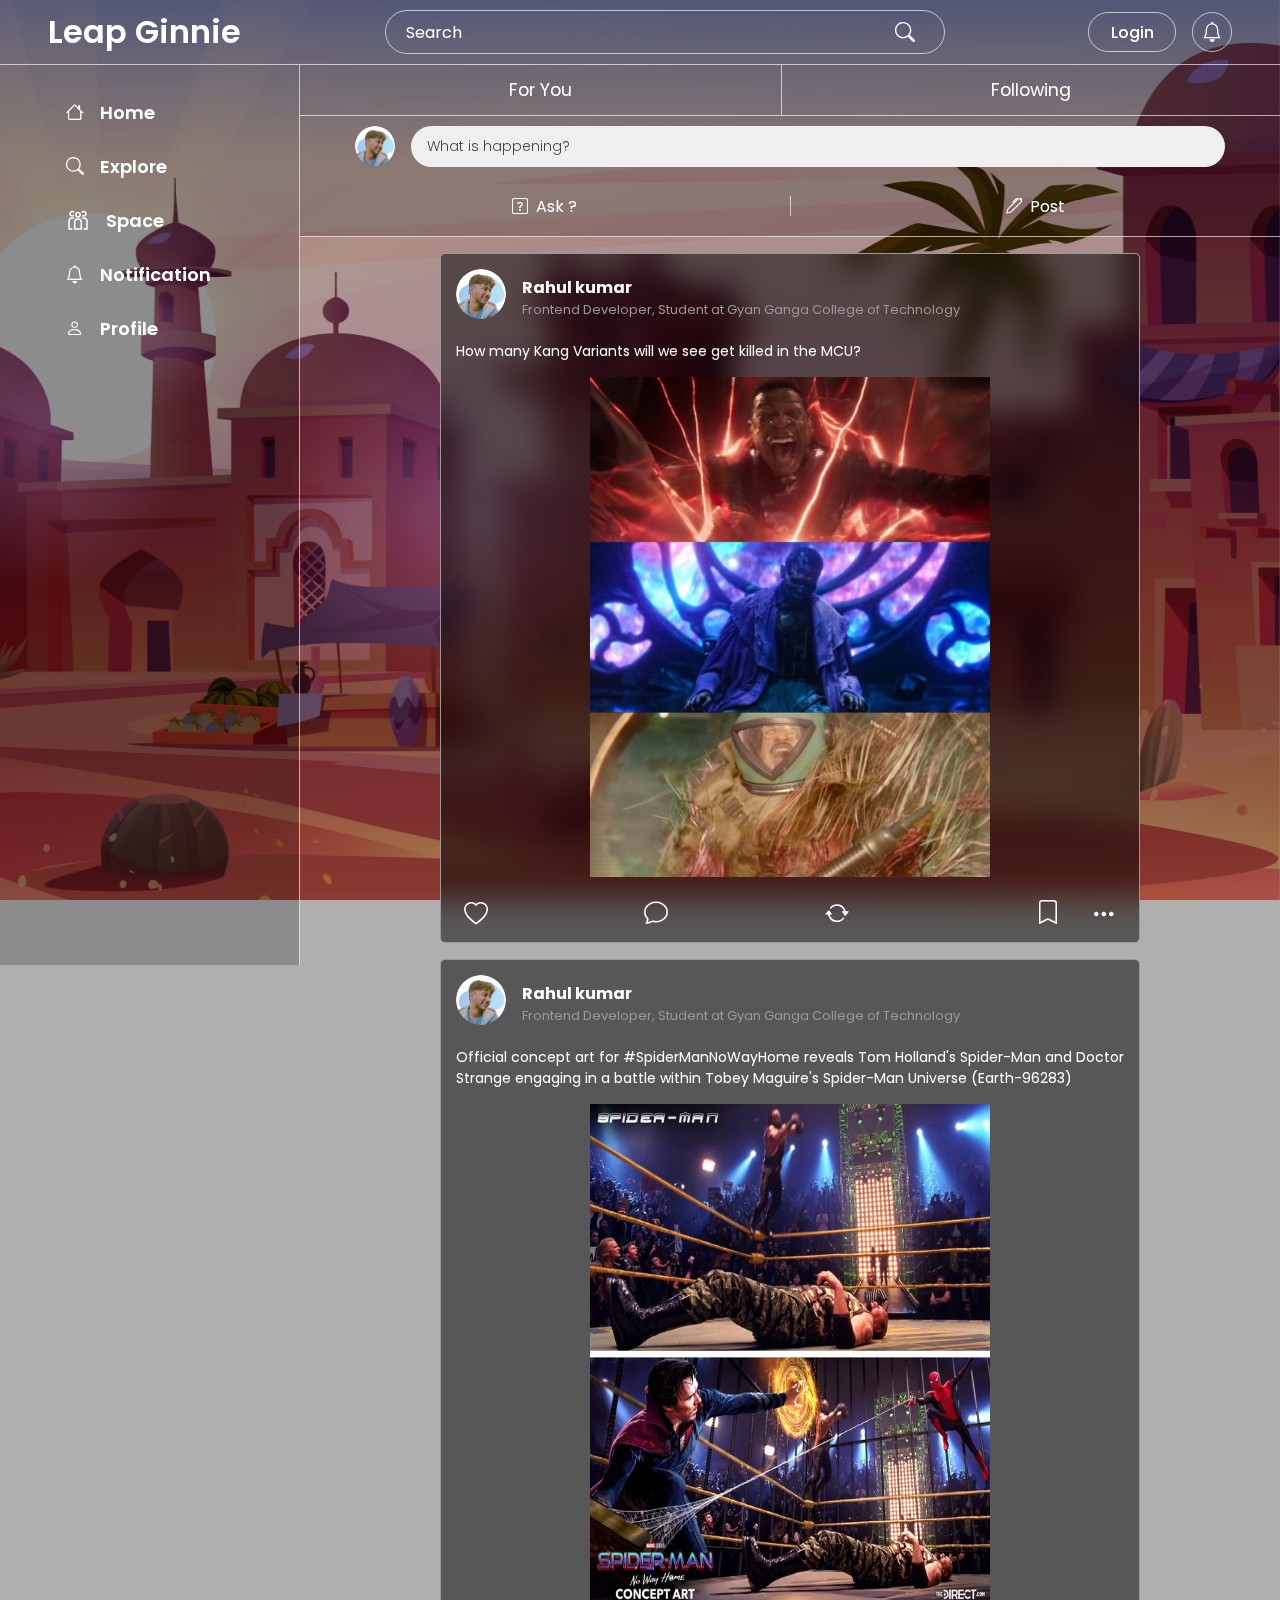
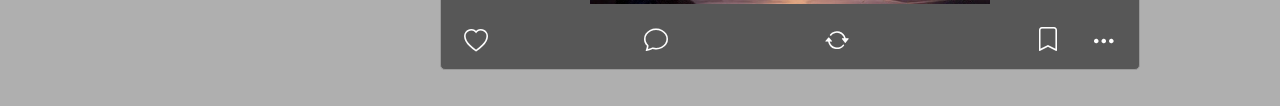
<file: template/index.html>
<!DOCTYPE html>
<html lang="en">
  <head>
    <meta charset="UTF-8" />
    <meta name="viewport" content="width=device-width, initial-scale=1.0" />
    <link rel="stylesheet" href="../static/style.css" />
    <link
      rel="stylesheet"
      href="https://cdn.jsdelivr.net/npm/bootstrap-icons@1.11.1/font/bootstrap-icons.css" />
    <title>Leap Ginnie</title>
  </head>

  <body>
    <div class="bg-img">
      <img src="../assets/feed-bg-img.jpg" alt="" />
    </div>

    <div class="navbar">
      <div class="logo">
        <a href="#">
          <h1>Leap Ginnie</h1>
        </a>
      </div>
      <div class="search">
        <input type="search" id="search" placeholder="Search" />
        <button><i class="bi bi-search"></i></button>
      </div>
      <div class="rightSide-btn">
        <button class="login">Login</button>
        <a href="#"
          ><button class="notify-btn"><i class="bi bi-bell"></i></button
        ></a>
      </div>
    </div>
    <div class="container">
      <header>
        <div class="side-navbar">
          <ul class="nav-links">
            <li>
              <a href="#"><i class="bi bi-house"></i> Home</a>
            </li>
            <li>
              <a href="#"><i class="bi bi-search"></i> Explore</a>
            </li>
            <!-- <li>
              <a href="#"><i class="bi bi-pencil-square"></i> Answer</a>
            </li> -->
            <li>
              <a href="#">
                <svg
                  width="24"
                  height="24"
                  viewBox="0 0 24 24"
                  fill="none"
                  xmlns="http://www.w3.org/2000/svg">
                  <path
                    d="M17.7 9.25C16.75 9.25 15.98 9.52 15.37 9.92C15.8 10.23 16.18 10.6 16.49 11.01C16.83 10.85 17.23 10.75 17.7 10.75C19.48 10.75 20.25 12.12 20.25 12.81V20.25H17.55V21C17.55 21.26 17.5 21.51 17.41 21.75H21C21.41 21.75 21.75 21.41 21.75 21V12.81C21.75 11.32 20.34 9.25 17.7 9.25Z"
                    fill="#fff"
                    class="icon_svg-fill_as_stroke"></path>
                  <path
                    d="M17.7 2.73C16.77 2.73 15.95 3.16 15.4 3.82C15.78 4.26 16.07 4.77 16.25 5.34C16.42 4.7 17 4.23 17.69 4.23C18.52 4.23 19.19 4.9 19.19 5.73C19.19 6.56 18.52 7.23 17.69 7.23C17.19 7.23 16.75 6.98 16.48 6.61C16.48 6.65 16.49 6.69 16.49 6.74C16.49 7.3 16.38 7.83 16.19 8.32C16.63 8.58 17.14 8.74 17.69 8.74C19.34 8.74 20.69 7.39 20.69 5.74C20.69 4.09 19.35 2.73 17.7 2.73Z"
                    fill="#fff"
                    class="icon_svg-fill_as_stroke"></path>
                  <path
                    d="M7.5 6.73C7.5 6.69 7.51 6.65 7.51 6.6C7.24 6.98 6.8 7.23 6.3 7.23C5.47 7.23 4.8 6.56 4.8 5.73C4.8 4.9 5.47 4.23 6.3 4.23C6.99 4.23 7.57 4.7 7.74 5.34C7.93 4.77 8.22 4.26 8.6 3.82C8.04 3.16 7.23 2.73 6.3 2.73C4.65 2.73 3.3 4.08 3.3 5.73C3.3 7.38 4.65 8.73 6.3 8.73C6.85 8.73 7.36 8.57 7.8 8.31C7.61 7.81 7.5 7.28 7.5 6.73Z"
                    fill="#fff"
                    class="icon_svg-fill_as_stroke"></path>
                  <path
                    d="M12 3.73C10.35 3.73 9 5.08 9 6.73C9 8.38 10.35 9.73 12 9.73C13.65 9.73 15 8.38 15 6.73C15 5.08 13.65 3.73 12 3.73ZM12 8.23C11.17 8.23 10.5 7.56 10.5 6.73C10.5 5.9 11.17 5.23 12 5.23C12.83 5.23 13.5 5.9 13.5 6.73C13.5 7.56 12.83 8.23 12 8.23Z"
                    fill="#fff"
                    class="icon_svg-fill_as_stroke"></path>
                  <path
                    d="M6.45 21V20.25H3.75V12.81C3.75 12.11 4.52 10.75 6.3 10.75C6.79 10.75 7.18 10.86 7.5 11.01C7.81 10.6 8.19 10.23 8.63 9.92C7.97 9.49 7.17 9.25 6.3 9.25C3.66 9.25 2.25 11.32 2.25 12.81V21C2.25 21.41 2.59 21.75 3 21.75H6.59C6.5 21.51 6.45 21.26 6.45 21Z"
                    fill="#fff"
                    class="icon_svg-fill_as_stroke"></path>
                  <path
                    d="M7.95 21C7.95 21.41 8.29 21.75 8.7 21.75H15.3C15.71 21.75 16.05 21.41 16.05 21V13.91C16.05 12.42 14.64 10.35 12 10.35C9.36 10.35 7.95 12.42 7.95 13.91V21ZM9.45 13.91C9.45 13.21 10.22 11.85 12 11.85C13.78 11.85 14.55 13.22 14.55 13.91V20.25H9.45V13.91Z"
                    fill="#fff"
                    class="icon_svg-fill_as_stroke"></path>
                </svg>
                Space</a
              >
            </li>
            <!-- <li><a href="#">Following</a></li> -->
            <li>
              <a href="#"><i class="bi bi-bell"></i> Notification</a>
            </li>
            <li>
              <a href="#"><i class="bi bi-person"></i> Profile</a>
            </li>
          </ul>
        </div>
      </header>

      <main>
        <div class="content">
          <div class="section-1">
            <button>For You</button>
            <button>Following</button>
          </div>

          <div class="section-2">
            <div class="search-box">
              <div class="profile-img">
                <img src="../assets/profile-pic.png" alt="" />
              </div>
              <div class="search-bar">What is happening?</div>
            </div>
            <div class="query-box">
              <div class="queries">
                <button><i class="bi bi-question-square"></i>Ask ?</button>
              </div>
              <!-- <div class="divider"></div>
              <div class="queries">
                <button><i class="bi bi-pencil-square"></i>Answer</button>
              </div> -->
              <div class="divider"></div>
              <div class="queries">
                <button class="post-btn"><i class="bi bi-pen"></i>Post</button>
              </div>
            </div>
          </div>

          <div class="section-3">
            <div class="article">
              <div class="user-detail">
                <div class="user-profile-pic">
                  <img src="../assets/profile-pic.png" alt="" />
                </div>
                <div>
                  <h3 class="user-name">Rahul kumar</h3>
                  <div class="user-credential">
                    Frontend Developer, Student at Gyan Ganga College of
                    Technology
                  </div>
                </div>
              </div>
              <p>How many Kang Variants will we see get killed in the MCU?</p>
              <div class="article-img">
                <img src="../assets/1.jpeg" alt="" />
              </div>
              <div class="actions">
                <div class="left">
                  <button><i class="bi bi-heart"></i></button>
                  <button><i class="bi bi-chat"></i></button>
                  <button><i class="bi bi-arrow-repeat"></i></button>
                </div>
                <div class="right">
                  <button><i class="bi bi-bookmark"></i></button>
                  <button><i class="bi bi-three-dots"></i></button>
                </div>
              </div>
            </div>
            <div class="article">
              <div class="user-detail">
                <div class="user-profile-pic">
                  <img src="../assets/profile-pic.png" alt="" />
                </div>
                <div>
                  <h3 class="user-name">Rahul kumar</h3>
                  <div class="user-credential">
                    Frontend Developer, Student at Gyan Ganga College of
                    Technology
                  </div>
                </div>
              </div>
              <p>
                Official concept art for #SpiderManNoWayHome reveals Tom
                Holland's Spider-Man and Doctor Strange engaging in a battle
                within Tobey Maguire's Spider-Man Universe (Earth-96283)
              </p>
              <div class="article-img">
                <img src="../assets/2.jpeg" alt="" />
              </div>
              <div class="actions">
                <div class="left">
                  <button><i class="bi bi-heart"></i></button>
                  <button><i class="bi bi-chat"></i></button>
                  <button><i class="bi bi-arrow-repeat"></i></button>
                </div>
                <div class="right">
                  <button><i class="bi bi-bookmark"></i></button>
                  <button><i class="bi bi-three-dots"></i></button>
                </div>
              </div>
            </div>
          </div>
        </div>
      </main>
    </div>

    <script src="../js/index.js"></script>
  </body>
</html>
</file>
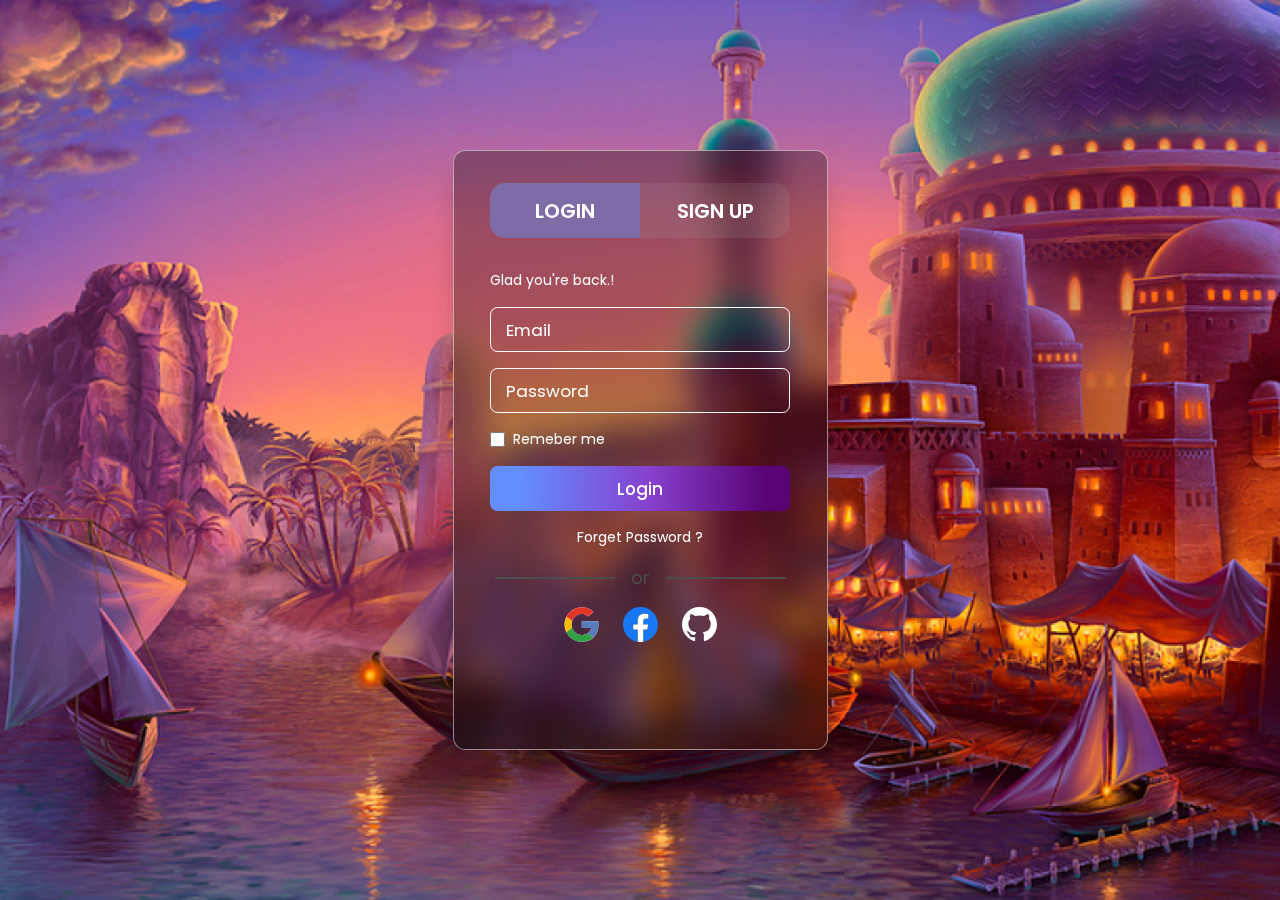
<file: template/form.html>
<!DOCTYPE html>
<html lang="en">

<head>
    <meta charset="UTF-8">
    <meta name="viewport" content="width=device-width, initial-scale=1.0">
    <link rel="stylesheet" href="../static/form.css">
    <title>Leap Ginnie - Login</title>
</head>

<body>
    <!-- <img src="assets/ginnie-bg.jpg" alt=""> -->
    <div class="bg-img">
        <div class="form-container">
            <div class="tabs">
                <button class="tab-button active" onclick="login()">Login</button>
                <button class="tab-button " onclick="signup()">Sign Up</button>
            </div>
            <form action="" class="form">
                <p>Glad you're back.!</p>
                <div class="items">
                    <input type="email" name="email" placeholder="Email" required>
                </div>
                <div class="items">
                    <input type="password" name="password" placeholder="Password" required>
                </div>
                <div class="remeber-box">
                    <input type="checkbox"><span>Remeber me</span>
                </div>
                <div class="btn">
                    <input type="button" value="Login">
                </div>
                <div class="forget-pass-box">
                    <a href="./forgetPass.html">Forget Password ?</a>
                </div>
                <div class="divider">
                    <span class="line"></span>
                    or
                    <span class="line"></span>
                </div>
                <div class="signin-options">
                    <button><img src="../assets/devicon_google.svg" alt=""></button>
                    <button><img src="../assets/logos_facebook.svg" alt=""></button>
                    <button><img src="../assets/bi_github.svg" alt=""></button>
                </div>
            </form>
            <form action="" class="form hidden">
                <p>Just some details to get you in.!</p>
                <div class="items">
                    <input type="text" name="Username" placeholder="Username" required>
                </div>
                <div class="items">
                    <input type="email" name="email" placeholder="Email / Phone" required>
                </div>
                <div class="items">
                    <input type="password" name="password" placeholder="Password" required>
                </div>
                <div class="items">
                    <input type="password" name="confirmPassword" placeholder="Confirm Password" required>
                </div>
                <div class="btn">
                    <input type="button" value="Sign Up">
                </div>
                <div class="divider">
                    <span class="line"></span>
                    or
                    <span class="line"></span>
                </div>
                <div class="signin-options">
                    <button><img src="../assets/devicon_google.svg" alt=""></button>
                    <button><img src="../assets/logos_facebook.svg" alt=""></button>
                    <button><img src="../assets/bi_github.svg" alt=""></button>
                </div>
            </form>
        </div>
    </div>
    <script>
        const tabButtons = document.querySelectorAll(".tab-button");
        const forms = document.querySelectorAll("form");
        // console.log(tabButtons);
        // console.log(forms[0]);

        function login(){
            tabButtons.forEach((btn, index) => {
            if(index === 0){
                btn.classList.add("active");
                forms[index].classList.remove("hidden");
            }
            else {
                btn.classList.remove("active");
                forms[index].classList.add("hidden");
            }
        });
        }
        
        function signup(){
            tabButtons.forEach((btn, index) => {
            if(index === 1){
                btn.classList.add("active");
                forms[index].classList.remove("hidden");
            }
            else {
                btn.classList.remove("active");
                forms[index].classList.add("hidden");
            }
        });
        }
    </script>
</body>

</html>
</file>
<file: static/style.css>
@import url("https://fonts.googleapis.com/css2?family=Poppins:wght@200;300;400;500;600;700;800&display=swap");

* {
  margin: 0;
  padding: 0;
  box-sizing: border-box;
  font-family: "Poppins", sans-serif;
  text-decoration: none;
}

/* body{
  background-image: url(assets/feed-bg-img.png);
  background-repeat: no-repeat;
  background-size: cover;
  position: sticky;
  top: 0;
} */

.bg-img > img {
  position: fixed;
  z-index: -1;
  object-fit: cover;
  width: 100%;
  height: 100%;
}

.navbar {
  height: 65px;
  width: 100%;
  display: flex;
  align-items: center;
  justify-content: space-between;
  padding: 0 3rem;
  background: #00000072;
  border-bottom: 1px solid #ffffffa4;
  /* position: sticky;
  top: 0; */
}

.navbar .logo h1 {
  font-size: 2rem;
  font-weight: 600;
  color: #fff;
}

.navbar .search {
  position: relative;
  /* border: 1px solid red; */
  width: 35rem;
  height: 2.75rem;
}

.navbar .search #search {
  width: 100%;
  height: 100%;
  padding: 10px 20px;
  font-size: 1rem;
  border: 1px solid rgba(43, 59, 74, 0.3);
  border-radius: 50px;
  position: absolute;
  color: #fff;
  border: 1px solid #ffffffa4;
  outline: none;
  background-color: transparent;
}

.navbar .search #search::placeholder {
  color: #fff;
}

.navbar .search button {
  position: absolute;
  top: 0;
  right: 0;
  width: 5rem;
  height: 100%;
  border: none;
  border-radius: 0 50px 50px 0;
  display: flex;
  align-items: center;
  justify-content: center;
  background-color: transparent;
  color: #fff;
  font-size: 1.25rem;
  cursor: pointer;
  transition: background-color 0.3s ease 0s;
}

.navbar .search button:hover {
  background-color: #00000032;
}

.navbar .rightSide-btn {
  display: flex;
  gap: 1rem;
}

.navbar .rightSide-btn .login {
  width: 5.5rem;
  height: 2.5rem;
  color: #fff;
  font-size: 1rem;
  font-weight: 500;
  border: 1px solid #ffffffa4;
  outline: none;
  background-color: transparent;
  border-radius: 50px;
  cursor: pointer;
  transition: background-color 0.3s ease;
}

.navbar .rightSide-btn .notify-btn {
  width: 2.5rem;
  height: 2.5rem;
  color: #fff;
  font-size: 1.25rem;
  font-weight: 500;
  border: 1px solid #ffffffa4;
  border-radius: 50%;
  outline: none;
  background-color: transparent;
  border-radius: 50px;
  cursor: pointer;
  transition: background-color 0.3s ease;
}

.container {
  display: grid;
  grid-template-columns: 300px minmax(450px, 1fr);
  grid-template-rows: none;
  background: #00000050;
}

.side-navbar {
  /* border: 1px solid red; */
  background-color: #00000032;
  width: 100%;
  height: 100vh;
  display: flex;
  flex-direction: column;
  align-items: center;
  justify-content: flex-start;
  padding: 1rem;
  border-right: 1px solid #ffffffa4;
  position: sticky;
  top: 0;
}

.nav-links {
  /* border: 1px solid red; */
  width: 200px;
  list-style: none;
  display: flex;
  flex-direction: column;
  gap: 0.75rem;
  padding: 10px 0;
}

.nav-links li a {
  /* border: 1px solid red; */
  display: flex;
  align-items: center;
  justify-content: center;
  gap: 1rem;
  font-size: 1.125rem;
  color: #fff;
  font-weight: 600;
  text-decoration: none;
  padding: 7.5px 1rem;
  width: max-content;
  border-radius: 50px;
  transition: all ease 0.3s;
}

.nav-links li a:hover {
  background-color: #11111152;
}

main {
  height: 100%;
  width: 100%;
  display: flex;
  justify-content: center;
}

.content {
  display: flex;
  flex-direction: column;
  justify-content: center;
  width: 100%;
  padding-bottom: 20px;
}

.section-1 {
  display: grid;
  grid-template-columns: auto auto;
  border-bottom: 1px solid #ffffffa4;
  background: #00000032;
  position: sticky;
  top: 0;
}

.sticky {
  background-color: #00000032;
  -webkit-backdrop-filter: blur(15px);
  backdrop-filter: blur(15px);
  z-index: 999;
}

.section-1 button:nth-child(2) {
  border-left: 1px solid #ffffffa4;
}

.section-1 button {
  /* display: block; */
  width: 100%;
  height: 50px;
  font-size: 1.1rem;
  background-color: transparent;
  color: #fff;
  border: none;
  cursor: pointer;
  transition: all 0.3s ease;
}

.section-1 button:hover {
  background-color: #11111152;
}

.section-2 {
  background: #00000032;
  border-bottom: 1px solid #ffffffa4;
}

.search-box {
  /* border: 1px solid red; */
  display: flex;
  align-items: center;
  justify-content: center;
  gap: 1rem;
  padding: 0.5rem;
  height: 60px;
}

.profile-img {
  display: flex;
  align-items: center;
  justify-content: center;
}

.profile-img img {
  height: 40px;
  width: 40px;
  border-radius: 50%;
}

.search-bar {
  background-color: #efefef;
  color: #444;
  font-size: 14px;
  font-weight: 300;
  padding: 10px 1rem;
  border-radius: 50px;
  width: calc(100% - 150px);
  cursor: pointer;
  transition: all 0.3s ease;
}

.search-bar:hover {
  background-color: #e2e2e2;
}

.query-box {
  /* border: 1px solid red; */
  display: flex;
  justify-content: center;
  align-items: center;
  height: 60px;
  gap: 1rem;
  padding: 0.5rem 1rem;
}

.queries {
  width: 100%;
  /* border: 1px solid red; */
}

.queries button {
  border: none;
  background: transparent;
  width: 100%;
  font-size: 1rem;
  color: #fff;
  display: flex;
  justify-content: center;
  align-items: center;
  gap: 0.5rem;
  padding: 10px 1rem;
  border-radius: 50px;
  cursor: pointer;
  transition: all 0.3s ease;
}

.queries button:hover {
  background-color: #11111152;
}

.divider {
  height: 20px;
  width: 1px;
  background-color: #ffffffa4;
}

.section-3 {
  width: 100%;
  /* border: 1px solid red; */
  display: grid;
  grid-template-columns: minmax(300px, 700px);
  place-content: center;
  align-items: center;
  gap: 1rem;
  padding: 1rem;
}

.article {
  border: 1px solid #999;
  background: #00000080;
  -webkit-backdrop-filter: blur(15px);
  backdrop-filter: blur(15px);
  min-height: 300px;
  border-radius: 5px;
  padding: 15px 15px 5px 15px;
  /* width: calc(100% - 250px); */
  width: 100%;
}

.user-detail {
  display: flex;
  align-items: center;
  justify-content: flex-start;
  gap: 1rem;
}

.user-profile-pic img {
  height: 50px;
  width: 50px;
  border-radius: 50%;
}

.user-name {
  color: #fff;
  font-size: 16px;
}

.user-credential {
  color: #999;
  font-size: 13px;
}

.article p {
  color: #fff;
  font-size: 14px;
  padding: 15px 0;
}

.article-img {
  display: flex;
  justify-content: center;
}

.article-img img {
  width: 400px;
  height: 500px;
}

.actions {
  /* border: 1px solid red; */
  display: flex;
  align-items: center;
  justify-content: space-between;
  height: 50px;
  margin-top: 10px;
  gap: 2.5rem;
  /* padding: 0 0 0 3rem; */
}

.actions .left,
.actions .right {
  display: flex;
  align-items: center;
  justify-content: center;
  gap: 1rem;
}

.actions .left {
  /* border: 1px solid red; */
  justify-content: space-between;
  width: 400px;
}

.actions button {
  /* border: 1px solid red; */
  height: 40px;
  width: 40px;
  color: #fff;
  padding: 5px 0 0 0;
  background-color: transparent;
  border: none;
  border-radius: 50%;
  font-size: 1.5rem;
  display: flex;
  align-items: center;
  justify-content: center;
  cursor: pointer;
}

.actions .left button:nth-child(2) {
  padding: 0;
  /* background-color: #e2e2e2; */
}

.actions .left button:nth-child(3) {
  padding: 3px 0 0 1px;
  /* background-color: #e2e2e2; */
}

.actions .right button:nth-child(1) {
  padding: 0;
  /* background-color: #e2e2e2; */
}

.actions button:hover {
  background-color: #111;
}

@media (max-width: 700px) {
  .container {
    grid-template-columns: minmax(320px, 1fr);
  }
  .side-navbar {
    display: none;
  }
}

@media (max-width: 450px) {
  .navbar {
    padding: 0 1rem;
  }

  .navbar .search {
    display: none;
  }
  .search-box {
    justify-content: space-between;
    gap: 10px;
  }

  .search-bar {
    width: 100%;
  }

  .article-img img {
    width: 100%;
    height: 100%;
  }
}

@media (max-width: 375px) {
  .navbar .logo h1 {
    font-size: 1.5rem;
  }
}
</file>
<file: static/form.css>
@import url("https://fonts.googleapis.com/css2?family=Poppins:wght@200;300;400;500;600;700;800&display=swap");

* {
  margin: 0;
  padding: 0;
  box-sizing: border-box;
  font-family: "Poppins", sans-serif;
}
/* border: 2px solid red; */

.bg-img {
  height: 100vh;
  background-image: url(../assets/ginnie-bg.jpg);
  background-repeat: no-repeat;
  background-size: 100% 100%;
  display: flex;
  justify-content: center;
  align-items: center;
}

.form-container {
  height: 600px;
  width: 375px;
  display: flex;
  flex-direction: column;
  align-items: center;
  gap: 2rem;
  padding: 2rem;
  background-color: rgba(0, 0, 0, 0.3);
  -webkit-backdrop-filter: blur(15px);
  backdrop-filter: blur(15px);
  -webkit-box-shadow: 0 25px 23px rgba(0, 0, 0, 0.15);
  box-shadow: 0 25px 23px rgba(0, 0, 0, 0.15);
  border-radius: 12.5px;
  border: 1px solid rgba(255, 255, 255, 0.5);
  position: relative;
  /* left: 60%; */
}

.tabs {
  /* border: 1px solid red; */
  height: 55px;
  width: 300px;
  display: flex;
  border-radius: 15px;
}

.tab-button {
  height: 100%;
  width: 50%;
  font-size: 1.25rem;
  border: none;
  outline: none;
  background: #aaaaaa26;
  color: #ffff;
  font-weight: 600;
  text-transform: uppercase;
  cursor: pointer;
}

.tab-button:nth-child(1) {
  border-start-start-radius: 15px;
  border-end-start-radius: 15px;
}

.tab-button:nth-child(2) {
  border-start-end-radius: 15px;
  border-end-end-radius: 15px;
}

.tab-button.active {
  background-color: #7e6ca7;
}

.form {
  display: flex;
  flex-direction: column;
  gap: 1rem;
}

.form p {
  color: #fff;
  font-size: 14px;
}

.items input {
  font-size: 1.05rem;
  color: #fff;
  height: 45px;
  width: 300px;
  border-radius: 7.5px;
  padding: 2.5px 15px;
  border: 1px solid #fff;
  outline: none;
  background-color: transparent;
}

.items input::placeholder {
  color: #fff;
}

.remeber-box {
  color: #fff;
  font-size: 14px;
  display: flex;
  align-items: center;
  gap: 0.5rem;
}

.remeber-box input {
  height: 15px;
  width: 15px;
}

.btn input {
  font-size: 1.05rem;
  font-weight: 500;
  padding: 10px 15px;
  height: 45px;
  width: 300px;
  border-radius: 7.5px;
  cursor: pointer;
  color: white;
  border: none;
  background: linear-gradient(
    90.57deg,
    #628eff 9.91%,
    #8740cd 53.29%,
    #580475 91.56%
  );

  transition: all 0.3s ease 0s;
}

.forget-pass-box {
  display: flex;
  justify-content: center;
}

.forget-pass-box a {
  text-decoration: none;
  color: #fff;
  font-size: 14px;
}

.divider {
  /* border: 1px solid red; */
  color: #4d4d4d;
  display: flex;
  align-items: center;
  justify-content: center;
  gap: 1rem;
  font-size: 18px;
}

.divider span {
  width: 120px;
  height: 2px;

  background: #4d4d4d;
}

.signin-options {
  display: flex;
  justify-content: center;
  gap: 1.5rem;
}

.signin-options button {
  background-color: transparent;
  height: 35px;
  width: 35px;
  border: none;
  outline: none;
  cursor: pointer;
}

.signin-options button > img {
  height: 100%;
  width: 100%;
}

.hidden {
  display: none;
}
</file>
